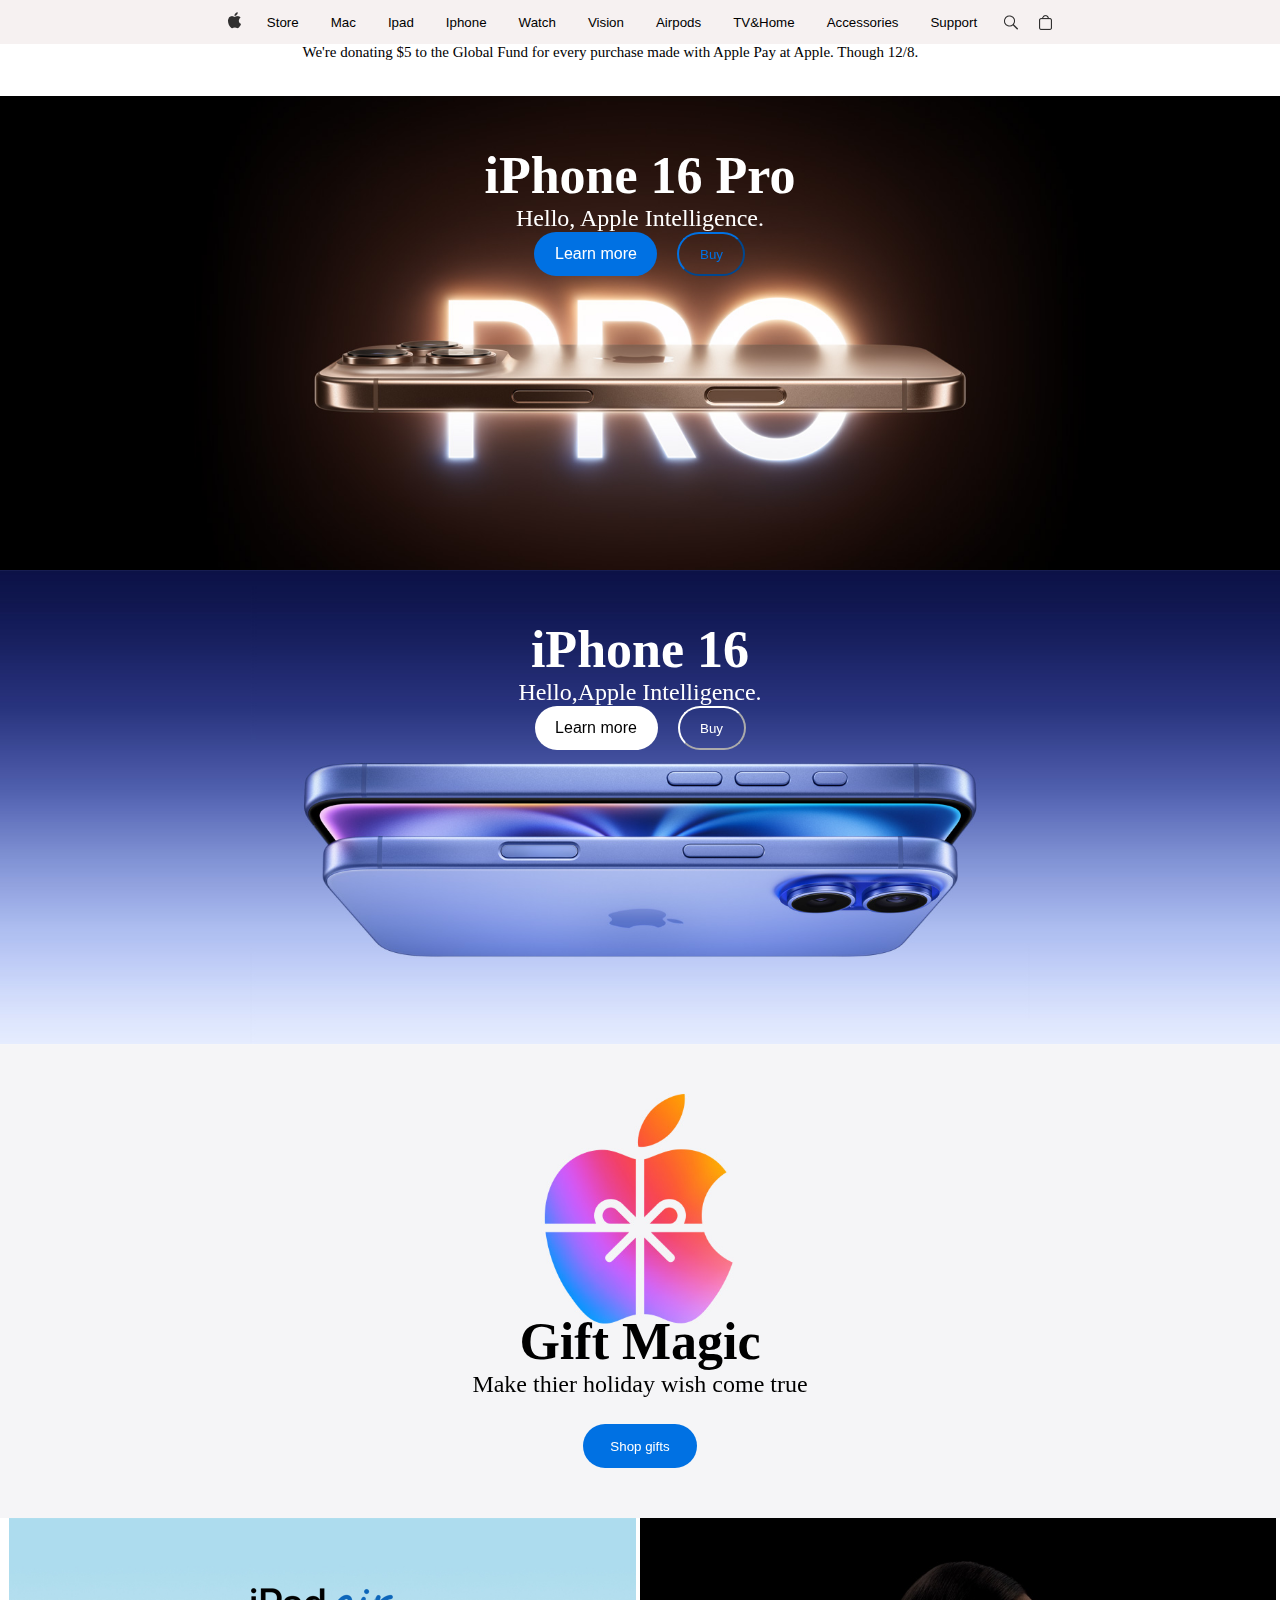
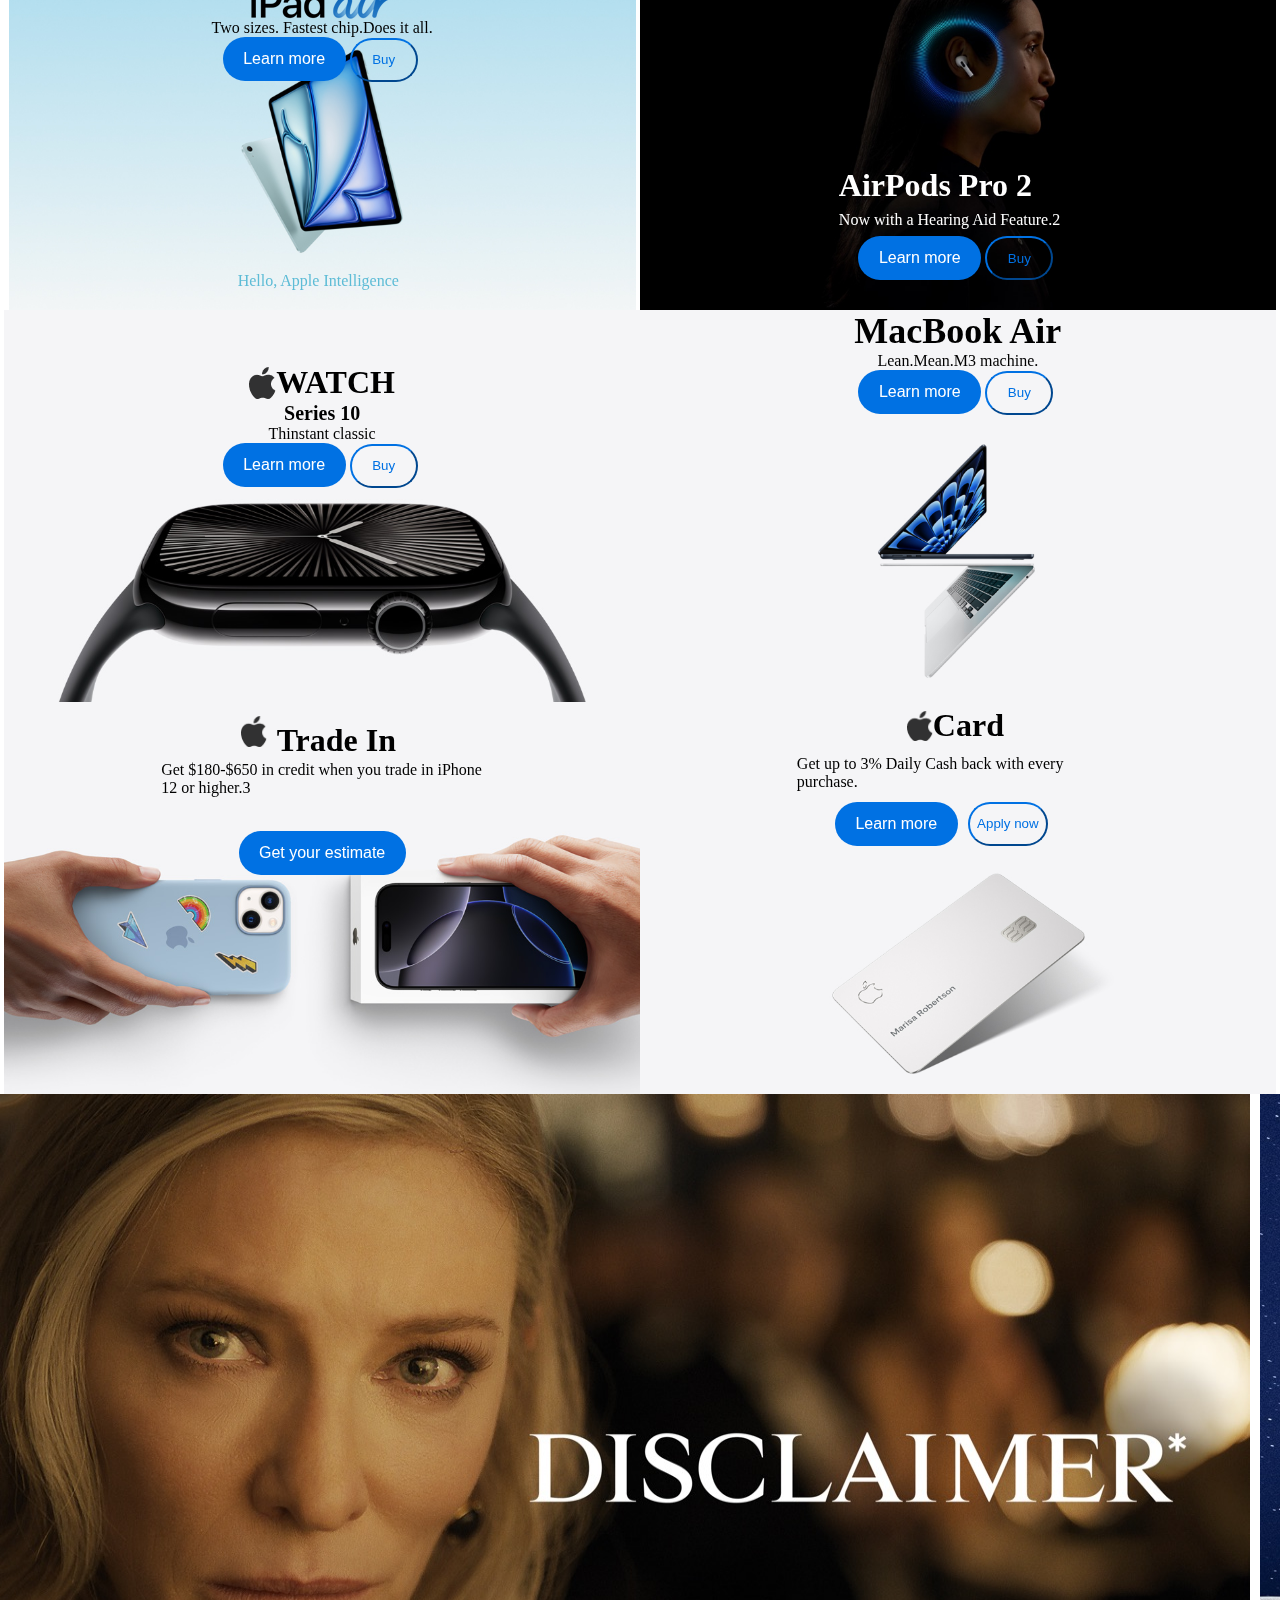
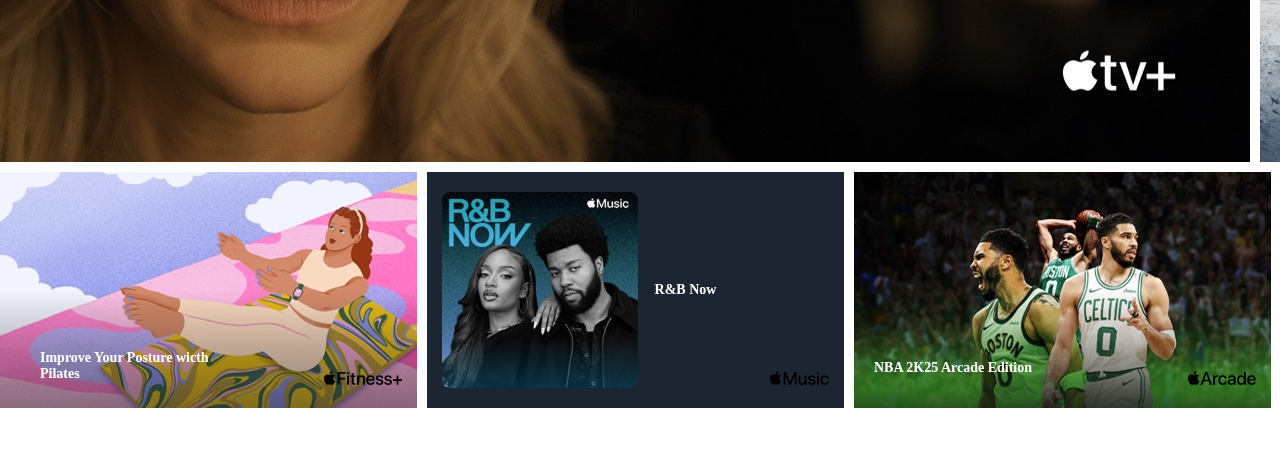
<file: index.html>
<!DOCTYPE html>
<html lang="en">
  <head>
    <meta charset="UTF-8" />
    <meta name="viewport" content="width=device-width, initial-scale=1.0" />
    <title>Apple web</title>
    <link rel="stylesheet" href="style.css" />
  </head>
  <body>
    <div class="header">
      <div><img class="appleimg" src="Apple.png" alt="Apple" /></div>
      <button class="buttonmac">Store</button>
      <button class="buttonmac">Mac</button>
      <button class="buttonmac">Ipad</button>
      <button class="buttonmac">Iphone</button>
      <button class="buttonmac">Watch</button>
      <button class="buttonmac">Vision</button>
      <button class="buttonmac">Airpods</button>
      <button class="buttonmac">TV&Home</button>
      <button class="buttonmac">Accessories</button>
      <button class="buttonmac">Support</button>
      <div style="display: flex; gap: 20px">
        <img class="appleimg" src="Search.png" alt="Search" />
        <img class="appleimg" src="Support.png" alt="Support" />
      </div>
    </div>
    <div class="Nextheader">
      <p class="Globalfund">
        We're donating $5 to the Global Fund for every purchase made with Apple
        Pay at Apple. Though 12/8.
      </p>
    </div>
    <div class="hero heroend">
      <img class="herocontrol" src="Heroimg.png" alt="hero" />
      <img
        class="herocontrol none"
        style="width: 100%"
        src="Ipho.png"
        alt="Ipho"
      />

      <div class="Frame1">
        <div style="margin-top: 50px" class="inframe1">
          <h1 class="inframe1h">iPhone 16 Pro</h1>
          <p class="inframe1p">Hello, Apple Intelligence.</p>
        </div>
        <div class="inframe2">
          <button class="buttonL">Learn more</button>
          <button class="buttonB">Buy</button>
        </div>
      </div>
    </div>

    <div class="hero">
      <img class="herocontrol" src="BlueIp.png" alt="BlueIp" />
      <div class="Frame1">
        <div style="margin-top: 50px" class="inframe1">
          <h1 class="inframe1h">iPhone 16</h1>
          <p class="inframe1p">Hello,Apple Intelligence.</p>
        </div>
        <div class="inframe2">
          <button style="color: black; background-color: white" class="buttonL">
            Learn more
          </button>
          <button style="color: white; border-color: white" class="buttonB">
            Buy
          </button>
        </div>
      </div>
    </div>
    <div style="align-items: end" class="hero">
      <img class="herocontrol" src="Gift.png" alt="Gift" />
      <div class="giftdiv">
        <div class="giftdiv2">
          <h1 class="inframe1h">Gift Magic</h1>
          <p class="inframe1p">Make thier holiday wish come true</p>
        </div>
        <div class="giftdiv3">
          <a href="Shop.html"><button class="buttonGift">Shop gifts</button></a>
        </div>
      </div>
    </div>
    <div class="hero1">
      <div class="p1s">
        <img class="sixph" src="P1.png" alt="P1" />
        <div class="p1d">
          <div style="width: 430px; height: 33px">
            <img src="iPadair.png" alt="iPadair" />
          </div>
          <p>Two sizes. Fastest chip.Does it all.</p>
          <div style="width: 199px; height: 33px">
            <button class="buttonL">Learn more</button>
            <button class="buttonB">Buy</button>
          </div>
        </div>
        <div style="width: 169px; height: 18px; margin-bottom: 20px">
          <p style="color: rgb(94, 188, 214); margin: 0">
            Hello, Apple Intelligence
          </p>
        </div>
      </div>
      <div class="p2s">
        <img class="sixph" src="P2.png" alt="P2" />
        <div class="p2d">
          <div style="width: 238px">
            <h1 style="width: 238px; height: 44px; color: white">
              AirPods Pro 2
            </h1>
            <p style="width: 370px; height: 25px; color: white">
              Now with a Hearing Aid Feature.2
            </p>
          </div>
          <div class="buttond">
            <button class="buttonL">Learn more</button>
            <button class="buttonB">Buy</button>
          </div>
        </div>
      </div>
      <div class="watchs">
        <img class="sixph" src="Watch.png" alt="Watch" />
        <div class="watchd">
          <div class="watchd1">
            <img style="width: 27px" src="Apple1.png" alt="Apple1" />
            <h1>WATCH</h1>
          </div>
          <div><h1 style="font-size: 20px">Series 10</h1></div>
          <div><p style="font: 18px">Thinstant classic</p></div>
          <div style="width: 199px; height: 40px">
            <button class="buttonL">Learn more</button>
            <button class="buttonB">Buy</button>
          </div>
        </div>
      </div>
      <div class="watchs">
        <img class="sixph" src="Mac.png" alt="Mac" />
        <div class="macd">
          <div class="macd1">
            <h1 class="macd1s">MacBook Air</h1>
            <p>Lean.Mean.M3 machine.</p>
          </div>
          <div class="buttond">
            <button class="buttonL">Learn more</button>
            <button class="buttonB">Buy</button>
          </div>
          <div></div>
        </div>
      </div>
      <div class="watchs">
        <img class="sixph" src="Trade.png" alt="Trade" />
        <div class="traded">
          <div class="traded1">
            <img style="width: 26px" src="Apple1.png" alt="Apple1" />
            <h1 class="tradeh1">Trade In</h1>
          </div>
          <div style="width: 322px; height: 50px">
            <p style="width: 322px; height: 50px">
              Get $180-$650 in credit when you trade in iPhone 12 or higher.3
            </p>
          </div>
          <div>
            <button style="margin-top: 20px; width: 167px" class="buttonL">
              Get your estimate
            </button>
          </div>
        </div>
      </div>
      <div class="watchs">
        <img class="sixph" src="card.png" alt="card" />
        <div class="cardd">
          <div class="cardd1">
            <img style="width: 26px" src="Apple1.png" alt="Apple1" />
            <h1 style="width: 76px">Card</h1>
          </div>
          <div style="width: 322px">
            <p>Get up to 3% Daily Cash back with every purchase.</p>
          </div>
          <div style="width: 246px; display: flex; gap: 10px">
            <button class="buttonL">Learn more</button>
            <button style="width: 80px" class="buttonB">Apply now</button>
          </div>
        </div>
      </div>
    </div>
    <div class="scrolls">
      <div class="scrolls1">
        <img class="imgs" src="diclaimer.jpg" alt="diclaimer" />
      </div>
      <div
        class="scrolls1"
        style="display: flex; position: relative; align-items: end"
      >
        <img class="imgs" src="flyme.png" alt="flyme" />
        <div class="flymed">
          <div class="flymed1">
            <button class="flymebutt">Stream now</button>
          </div>
          <div style="display: flex; align-items: center; gap: 10px">
            <h1 class="flymep">Comedy</h1>
            <p class="flymep">· Will they make history…or fake it?</p>
          </div>
        </div>
      </div>
      <div class="scrolls1">
        <img class="imgs" src="shrink.jpg" alt="shrink" />
      </div>
    </div>
    <div class="hero2">
      <div class="herod">
        <img class="hero2img" src="fitness.png" alt="fitness" />
        <div class="fintessd">
          <h1 class="nbadh">Improve Your Posture wicth Pilates</h1>
        </div>
      </div>
      <div class="herod justify">
        <img class="hero2img" src="RB.png" alt="RB" />
        <div class="rnbd">
          <h1 class="nbadh">R&B Now</h1>
        </div>
      </div>
      <div class="herod">
        <img class="hero2img" src="NBA.png" alt="NBA" />
        <div class="nbad">
          <h1 class="nbadh">NBA 2K25 Arcade Edition</h1>
        </div>
      </div>
      <div class="herod">
        <img class="hero2img" src="kim.png" alt="kim" />
        <div class="kimd">
          <h1 class="nbadh">Strength with Kim</h1>
        </div>
      </div>
      <div class="herod justify">
        <img class="hero2img" src="RB.png" alt="RB" />
        <div class="rnbd">
          <h1 class="nbadh">R&B Now</h1>
        </div>
      </div>
    </div>
  </body>
</html>
</file>
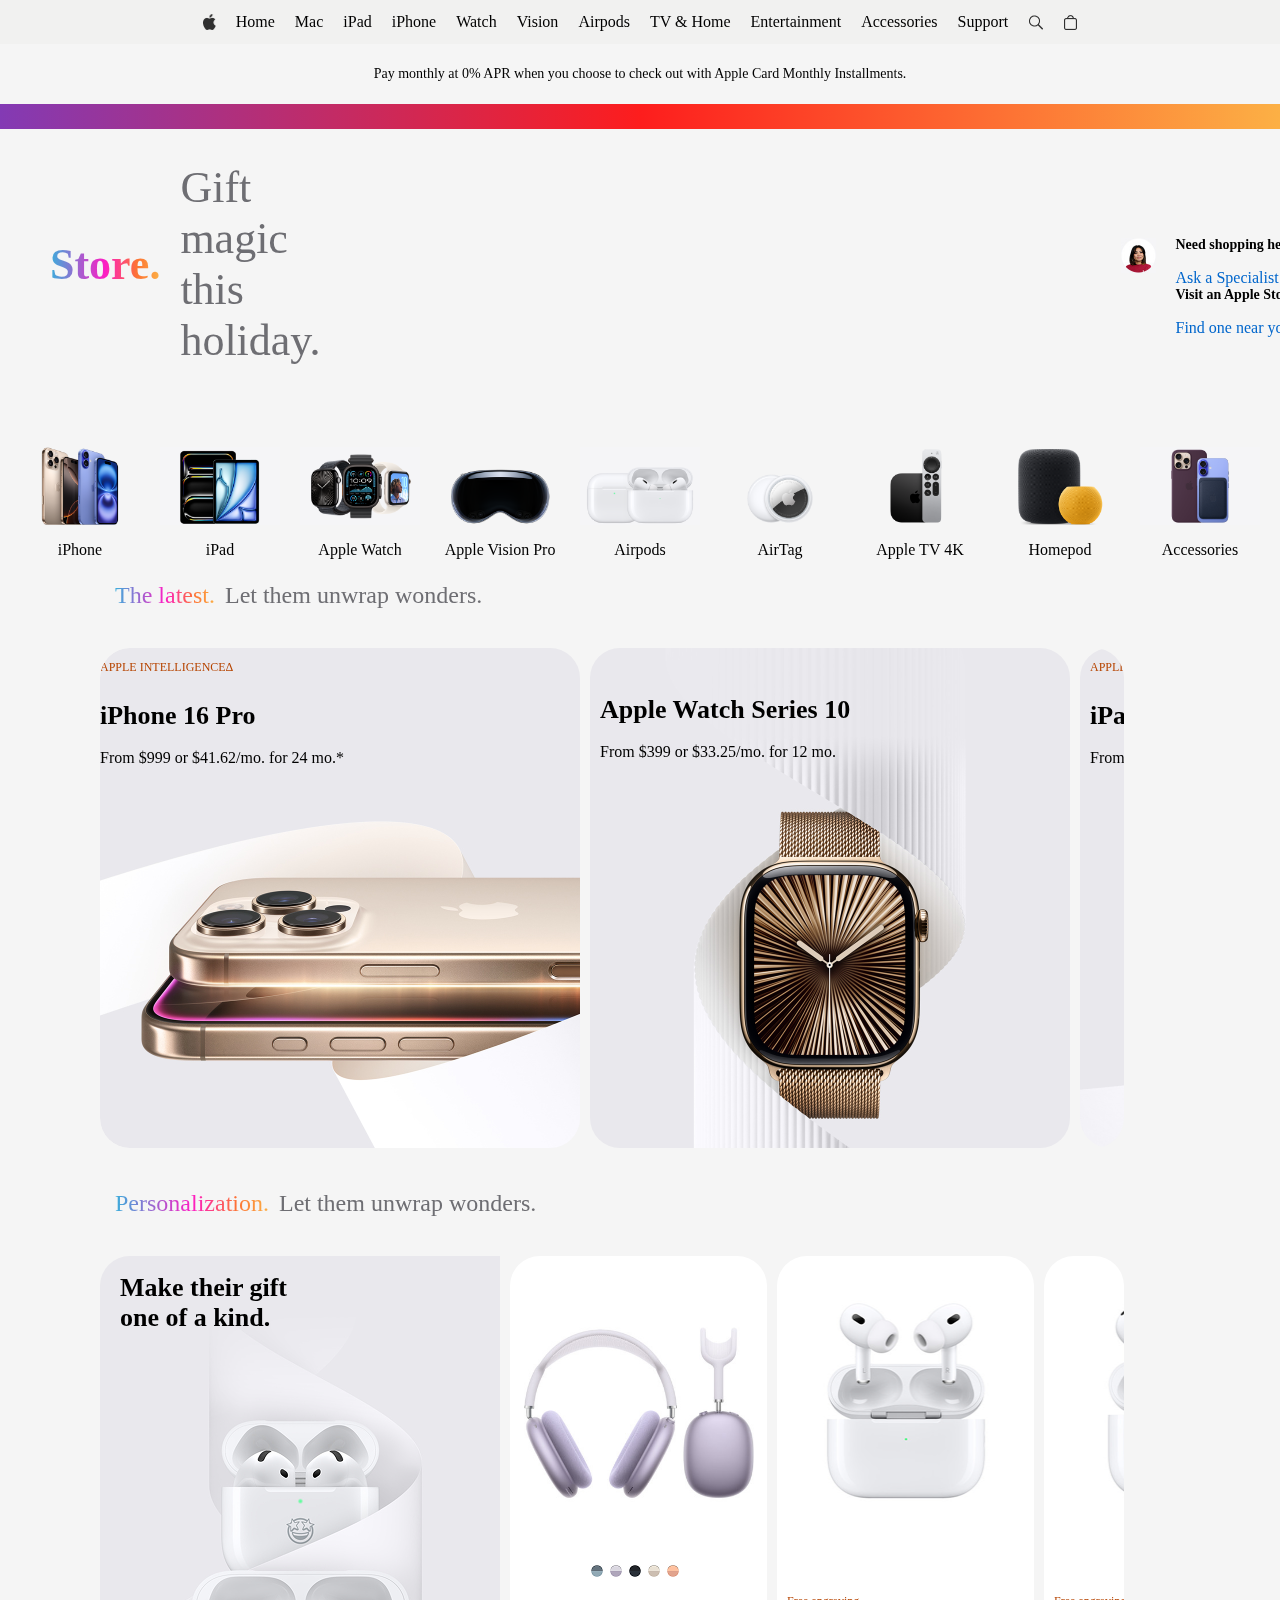
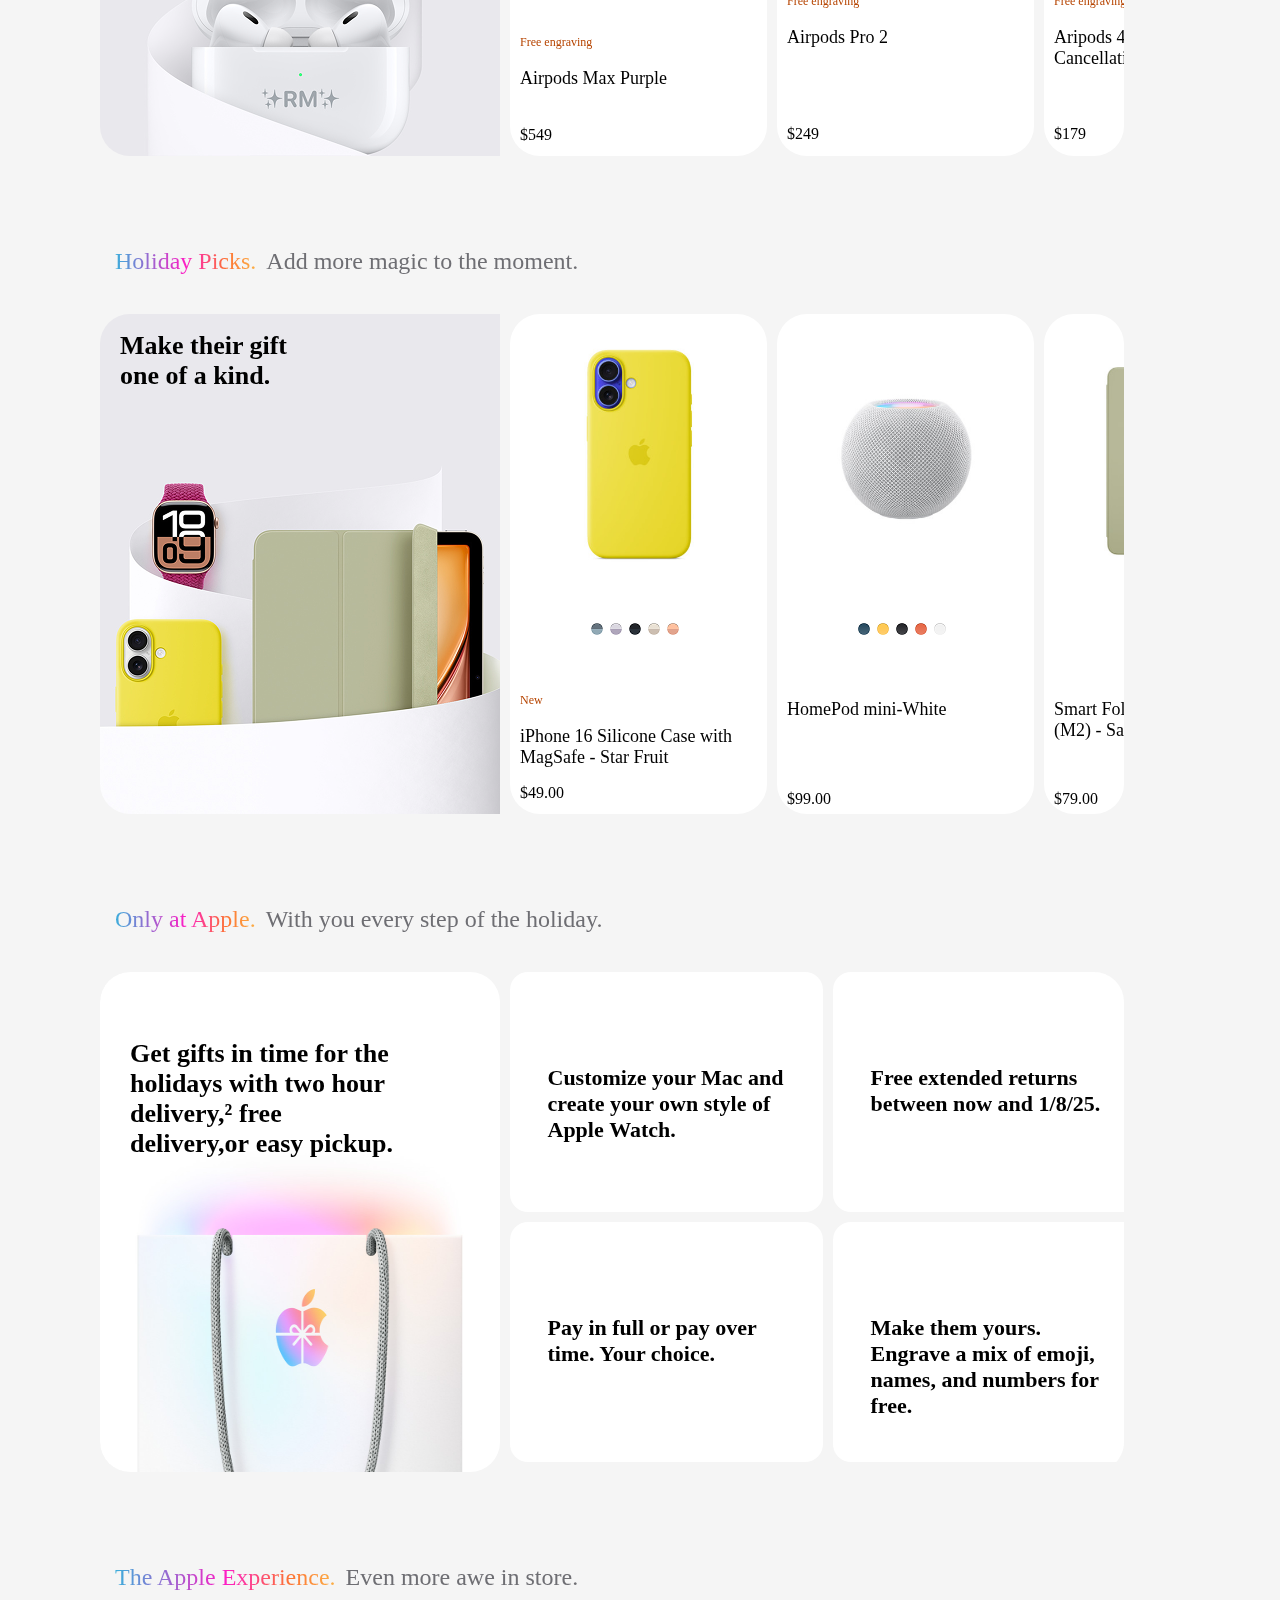
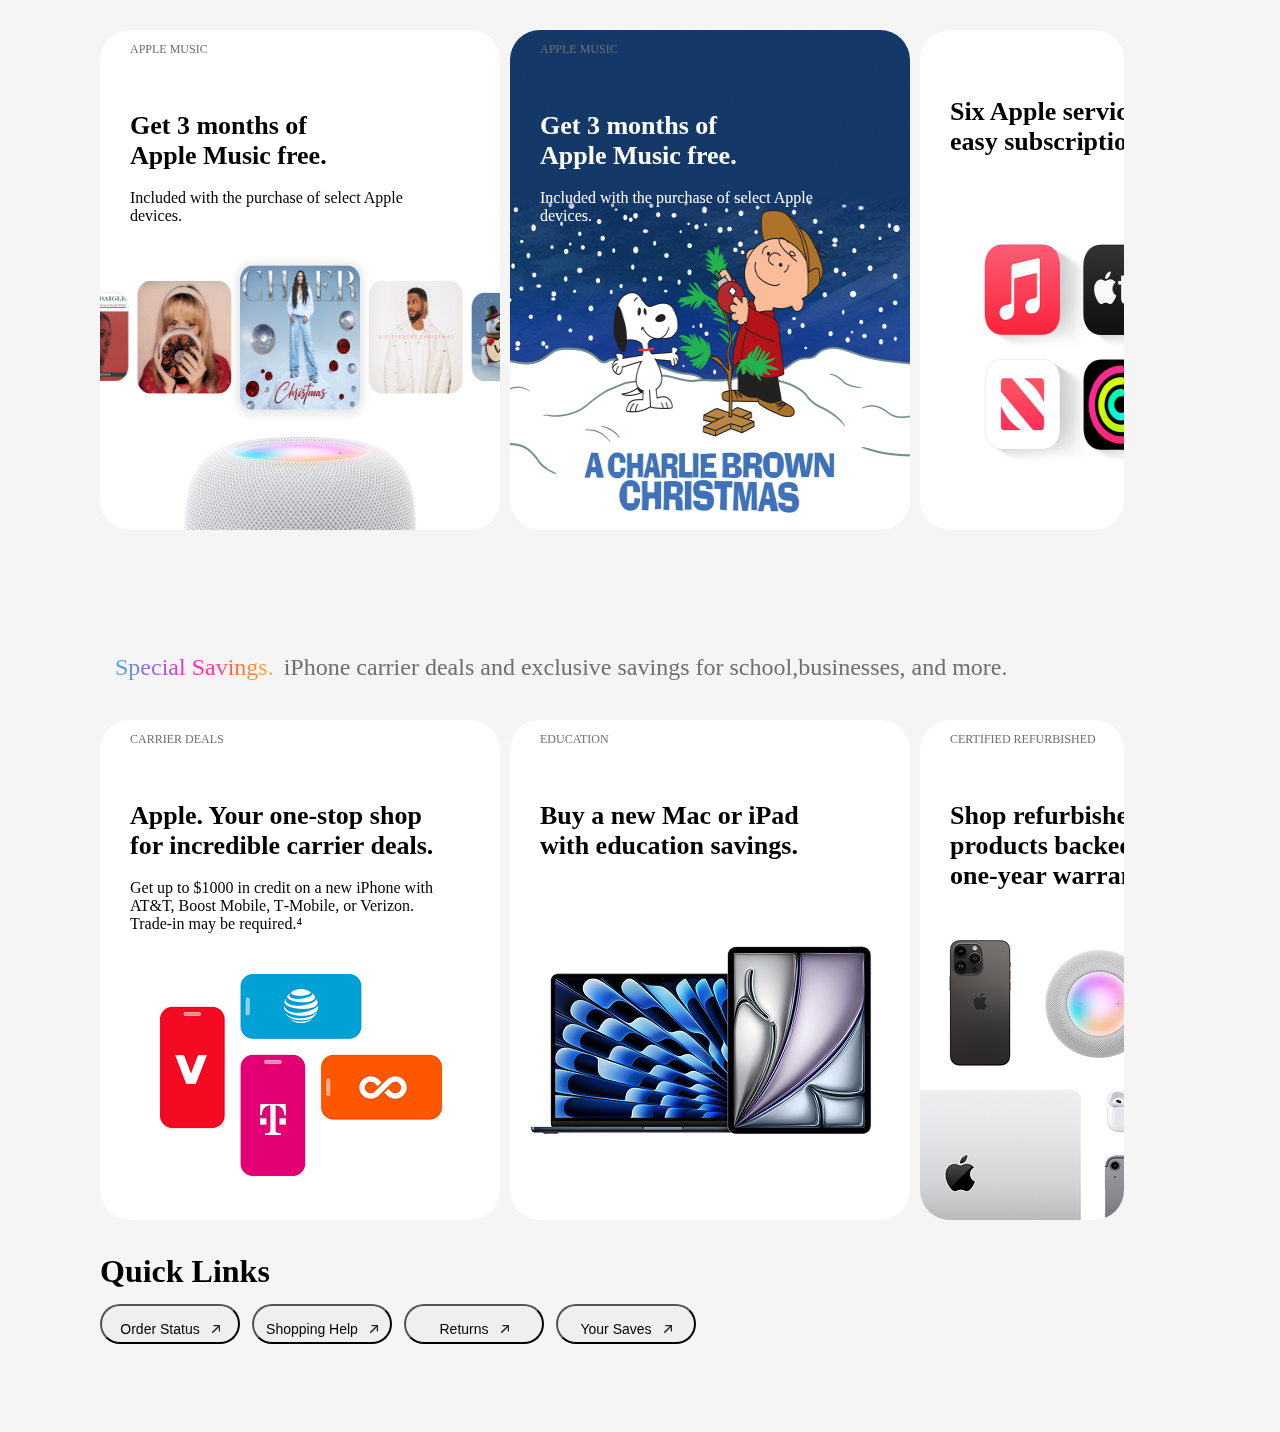
<file: Shop.html>
<!DOCTYPE html>
<html lang="en">
  <head>
    <meta charset="UTF-8" />
    <meta name="viewport" content="width=device-width, initial-scale=1.0" />
    <title>Document</title>
    <link rel="stylesheet" href="1style.css" />
  </head>
  <body>
    <div class="header">
      <img style="width: 13px; height: 16px" src="Apple1.png" alt="Apple1" />
      <p>Home</p>
      <p>Mac</p>
      <p>iPad</p>
      <p>iPhone</p>
      <p>Watch</p>
      <p>Vision</p>
      <p>Airpods</p>
      <p>TV & Home</p>
      <p>Entertainment</p>
      <p>Accessories</p>
      <p>Support</p>
      <img src="Search.png" alt="Search" />
      <img src="Support.png" alt="Support" />
    </div>
    <div class="section">
      <p style="font-size: 14px">
        Pay monthly at 0% APR when you choose to check out with Apple Card
        Monthly Installments.
      </p>
    </div>
    <div class="hero">
      <div style="height: 75px">
        <div class="herod21"></div>
      </div>
      <div class="herod2" style="margin-top: 100px; gap: 800px">
        <div class="herod22">
          <h1 class="herod2h">Store.</h1>
          <p style="font-size: 44px; color: rgba(110, 110, 115, 1)">
            Gift magic this holiday.
          </p>
        </div>
        <div class="herod23">
          <img style="width: 35px; height: 35px" src="w.jpg" alt="w" />
          <div style="width: 175px; height: 100px; margin-top: -10px">
            <div class="herod24">
              <h1 style="font-size: 14px">Need shopping help?</h1>
              <p class="herod2c">Ask a Specialist</p>
            </div>
            <div class="herod24">
              <h1 style="font-size: 14px">Visit an Apple Store</h1>
              <p class="herod2c">Find one near you ></p>
            </div>
          </div>
        </div>
      </div>
      <div class="hero3d">
        <div class="hero3d1">
          <img style="width: 120px; height: 78px" src="1.png" alt="1" />
          <p>Mac</p>
        </div>
        <div class="hero3d1">
          <img style="width: 120px; height: 78px" src="2.png" alt="2" />
          <p>iPhone</p>
        </div>
        <div class="hero3d1">
          <img style="width: 120px; height: 78px" src="3.png" alt="3" />
          <p>iPad</p>
        </div>
        <div class="hero3d1">
          <img style="width: 120px; height: 78px" src="4.png" alt="4" />
          <p>Apple Watch</p>
        </div>
        <div class="hero3d1">
          <img style="width: 120px; height: 78px" src="5.png" alt="5" />
          <p>Apple Vision Pro</p>
        </div>
        <div class="hero3d1">
          <img style="width: 120px; height: 78px" src="6.png" alt="6" />
          <p>Airpods</p>
        </div>
        <div class="hero3d1">
          <img style="width: 120px; height: 78px" src="7.png" alt="7" />
          <p>AirTag</p>
        </div>
        <div class="hero3d1">
          <img style="width: 120px; height: 78px" src="8.png" alt="8" />
          <p>Apple TV 4K</p>
        </div>
        <div class="hero3d1">
          <img style="width: 120px; height: 78px" src="9.png" alt="9" />
          <p>Homepod</p>
        </div>
        <div class="hero3d1">
          <img style="width: 120px; height: 78px" src="10.png" alt="10" />
          <p>Accessories</p>
        </div>
        <div class="hero3d1">
          <img style="width: 120px; height: 78px" src="11.png" alt="11" />
          <p>Apple Gift Card</p>
        </div>
      </div>
    </div>
    <div class="hero2">
      <div class="hero2d" style="margin-left: 100px">
        <p class="hero2dp">The latest.</p>
        <p style="font-size: 24px; color: rgba(110, 110, 115, 1)">
          Let them unwrap wonders.
        </p>
      </div>
      <div class="hero-scroll">
        <div class="scroll-d">
          <img class="scroll-img" src="iphone16pro.jpg" alt="iphone16pro" />
          <div style="width: 322px; height: 88px">
            <div style="width: 207px; height: 24px">
              <p style="font-size: 12px; color: rgba(182, 68, 0, 1)">
                APPLE INTELLIGENCE∆
              </p>
            </div>
            <div style="width: 322px; height: 64px">
              <h1 style="font-size: 26px">iPhone 16 Pro</h1>
              <p>From $999 or $41.62/mo. for 24 mo.*</p>
            </div>
          </div>
        </div>
        <div class="scroll-d">
          <img class="scroll-img" src="Apple-watch10.jpg" alt="Apple-watch10" />
          <div
            style="
              width: 322px;
              height: 88px;
              margin-left: 10px;
              margin-top: 30px;
            "
          >
            <div style="width: 322px; height: 64px">
              <h1 style="font-size: 26px">Apple Watch Series 10</h1>
              <p>From $399 or $33.25/mo. for 12 mo.</p>
            </div>
          </div>
        </div>
        <div class="scroll-d">
          <img class="scroll-img" src="iPad mini.jpg" alt="ipadmini" />
          <div style="width: 322px; height: 88px; margin-left: 10px">
            <div style="width: 207px; height: 24px">
              <p style="font-size: 12px; color: rgba(182, 68, 0, 1)">
                APPLE INTELLIGENCE∆
              </p>
            </div>
            <div style="width: 322px; height: 64px">
              <h1 style="font-size: 26px">iPad Mini</h1>
              <p>From $499 or $41.58/mo. for 12 mo.</p>
            </div>
          </div>
        </div>
        <div class="scroll-d">
          <img class="scroll-img" src="Macpro.jpg" alt="Macpro" />
          <div style="width: 322px; height: 88px; margin-left: 10px">
            <div style="width: 207px; height: 24px">
              <p style="font-size: 12px; color: rgba(182, 68, 0, 1)">
                APPLE INTELLIGENCE∆
              </p>
            </div>
            <div style="width: 322px; height: 64px">
              <h1 style="font-size: 26px">Macbook Pro</h1>
              <p>From $1599 or $133.25/mo. for 24 mo.*</p>
            </div>
          </div>
        </div>
      </div>
    </div>
    <div class="hero2">
      <div class="hero2d" style="margin-left: 100px; margin-top: 50px">
        <p class="hero2dp">Personalization.</p>
        <p style="font-size: 24px; color: rgba(110, 110, 115, 1)">
          Let them unwrap wonders.
        </p>
      </div>
      <div class="hero-scroll">
        <div class="hero3-scrolld">
          <img
            style="width: 400px; height: 500px; position: absolute; z-index: -1"
            src="airpod.png"
            alt="airpod"
          />

          <div style="width: 197px; height: 66px; margin-left: 20px">
            <h1 style="font-size: 26px">Make their gift one of a kind.</h1>
          </div>
        </div>
        <div class="hero3-scrolld1">
          <img
            style="width: 230px; height: 230px; margin-top: 30px"
            src="airpodmax.jpg"
            alt="airpodmax"
          />
          <img style="width: 253px; height: 58px" src="dots.png" alt="dots" />
          <div style="width: 257px; height: 109px">
            <div style="width: 257px; height: 61px; margin-left: 10px">
              <p
                style="
                  font-weight: 700px;
                  font-size: 12px;
                  color: rgba(182, 68, 0, 1);
                "
              >
                Free engraving
              </p>
              <p style="font-weight: 700px; font-size: 18px">
                Airpods Max Purple
              </p>
            </div>
            <div class="giftdiv">$549</div>
          </div>
        </div>
        <div class="hero3-scrolld1">
          <img
            style="width: 230px; height: 230px; margin-top: 30px"
            src="airpod2pro.png"
            alt="airpod2pro"
          />
          <div style="width: 257px; height: 109px">
            <div style="width: 257px; height: 61px; margin-left: 10px">
              <p
                style="
                  font-weight: 700px;
                  font-size: 12px;
                  color: rgba(182, 68, 0, 1);
                "
              >
                Free engraving
              </p>
              <p style="font-weight: 700px; font-size: 18px">Airpods Pro 2</p>
            </div>
            <div class="casediv">$249</div>
          </div>
        </div>
        <div class="hero3-scrolld1">
          <img
            style="width: 230px; height: 230px; margin-top: 30px"
            src="airpod4.png"
            alt="airpod4"
          />
          <div style="width: 257px; height: 109px">
            <div style="width: 257px; height: 61px; margin-left: 10px">
              <p
                style="
                  font-weight: 700px;
                  font-size: 12px;
                  color: rgba(182, 68, 0, 1);
                "
              >
                Free engraving
              </p>
              <p style="font-weight: 700px; font-size: 18px">
                Aripods 4 with Active Noise Cancellation
              </p>
            </div>
            <div class="casediv">$179</div>
          </div>
        </div>
        <div class="hero3-scrolld1">
          <img
            style="width: 230px; height: 230px; margin-top: 30px"
            src="pen.png"
            alt="pen"
          />
          <div style="width: 257px; height: 109px">
            <div style="width: 257px; height: 61px; margin-left: 10px">
              <p
                style="
                  font-weight: 700px;
                  font-size: 12px;
                  color: rgba(182, 68, 0, 1);
                "
              >
                New
              </p>
              <p style="font-weight: 700px; font-size: 18px">
                Apple Pencil Pro
              </p>
            </div>
            <div class="casediv">$549</div>
          </div>
        </div>
        <div class="hero3-scrolld">
          <img
            style="width: 400px; height: 500px; position: absolute; z-index: -1"
            src="airpod.png"
            alt="airpod"
          />
          <div style="width: 197px; height: 66px; margin-left: 20px">
            <h1 style="font-size: 26px">Make their gift one of a kind.</h1>
          </div>
        </div>
      </div>
    </div>
    <div class="hero2" style="margin-top: 100px">
      <div class="hero2d" style="margin-left: 100px; margin-top: 50px">
        <p class="hero2dp">Holiday Picks.</p>
        <p style="font-size: 24px; color: rgba(110, 110, 115, 1)">
          Add more magic to the moment.
        </p>
      </div>
      <div class="hero-scroll">
        <div class="hero3-scrolld">
          <img
            style="width: 400px; height: 500px; position: absolute; z-index: -1"
            src="fav.png"
            alt="fav"
          />
          <div style="width: 197px; height: 66px; margin-left: 20px">
            <h1 style="font-size: 26px">Make their gift one of a kind.</h1>
          </div>
        </div>
        <div class="hero3-scrolld1">
          <img class="heroimg" src="iphone16case.jpg" alt="iphone16case" />
          <img style="width: 253px; height: 58px" src="dots.png" alt="dots" />
          <div style="width: 257px; height: 109px">
            <div style="width: 257px; height: 61px; margin-left: 10px">
              <p
                style="
                  font-weight: 700px;
                  font-size: 12px;
                  color: rgba(182, 68, 0, 1);
                "
              >
                New
              </p>
              <p style="font-weight: 700px; font-size: 18px">
                iPhone 16 Silicone Case with MagSafe - Star Fruit
              </p>
            </div>
            <div class="giftdiv">$49.00</div>
          </div>
        </div>
        <div class="hero3-scrolld1">
          <img class="heroimg" src="homepod.jpg" alt="homepod" />
          <img style="width: 253px; height: 58px" src="dot1.png" alt="dot1" />
          <div style="width: 257px; height: 109px">
            <div style="width: 257px; height: 61px; margin-left: 10px">
              <p style="font-weight: 700px; font-size: 18px">
                HomePod mini-White
              </p>
            </div>
            <div class="giftdiv">$99.00</div>
          </div>
        </div>
        <div class="hero3-scrolld1">
          <img class="heroimg" src="case.jpg" alt="case" />
          <img
            style="width: 253px; height: 58px"
            src="dot3.png"
            alt="dot3
          "
          />
          <div style="width: 257px; height: 109px">
            <div style="width: 257px; height: 61px; margin-left: 10px">
              <p style="font-weight: 700px; font-size: 18px">
                Smart Folio for iPad Air 11 - inch (M2) - Sage
              </p>
            </div>
            <div class="giftdiv">$79.00</div>
          </div>
        </div>
        <div class="hero3-scrolld1">
          <img class="heroimg" src="beatssolo4.jpg" alt="beats" />
          <img style="width: 253px; height: 58px" src="dot2.png" alt="dot2" />
          <div style="width: 257px; height: 109px">
            <div style="width: 257px; height: 61px; margin-left: 10px">
              <p
                style="
                  font-weight: 700px;
                  font-size: 12px;
                  color: rgba(182, 68, 0, 1);
                "
              >
                New
              </p>
              <p style="font-weight: 700px; font-size: 18px">
                Beats Solo 4 - On-Ear Wireless Headphones - Slate Blue
              </p>
            </div>
            <div class="giftdiv">$79.00</div>
          </div>
        </div>
        <div class="hero3-scrolld">
          <img
            style="width: 400px; height: 500px; position: absolute; z-index: -1"
            src="fav.png"
            alt="fav"
          />
          <div style="width: 197px; height: 66px; margin-left: 20px">
            <h1 style="font-size: 26px">Make their gift one of a kind.</h1>
          </div>
        </div>
      </div>
    </div>
    <div class="hero2" style="margin-top: 100px">
      <div
        class="hero2d"
        style="margin-left: 100px; margin-top: 50px; width: 597px"
      >
        <p class="hero2dp">Only at Apple.</p>
        <p style="font-size: 24px; color: rgba(110, 110, 115, 1)">
          With you every step of the holiday.
        </p>
      </div>
      <div class="hero-scroll">
        <div class="hero3-scrolld">
          <img class="scroll-img1" src="bag.jpg" alt="bag" />
          <div class="lastdiv">
            <h1 style="font-weight: 700; font-size: 26px">
              Get gifts in time for the holidays with two hour delivery,² free
              delivery,or easy pickup.
            </h1>
          </div>
        </div>
        <div class="hero3-scrolld1" style="background-color: whitesmoke">
          <div
            class="scrolldd"
            style="align-items: center; justify-content: center"
          >
            <div style="width: 238px; height: 84px">
              <h1 style="font-size: 22px">
                Customize your Mac and create your own style of Apple Watch.
              </h1>
            </div>
          </div>
          <div
            class="scrolldd"
            style="align-items: center; justify-content: center"
          >
            <div style="width: 238px; height: 84px">
              <h1 style="font-size: 22px">
                Pay in full or pay over time. Your choice.
              </h1>
            </div>
          </div>
        </div>
        <div class="hero3-scrolld1" style="background: whitesmoke">
          <div
            class="scrolldd"
            style="align-items: center; justify-content: center"
          >
            <div style="width: 238px; height: 84px">
              <h1 style="font-size: 22px">
                Free extended returns between now and 1/8/25.
              </h1>
            </div>
          </div>
          <div
            class="scrolldd"
            style="align-items: center; justify-content: center"
          >
            <div style="width: 238px; height: 84px">
              <h1 style="font-size: 22px">
                Make them yours. Engrave a mix of emoji, names, and numbers for
                free.
              </h1>
            </div>
          </div>
        </div>
        <div class="hero3-scrolld" style="flex-direction: column">
          <img class="scroll-img1" src="store.png" alt="store" />
          <div style="width: 131px; height: 14px; margin-left: 30px">
            <p style="font-size: 12px; color: rgba(110, 110, 115, 1)">
              APPLE TRADE IN
            </p>
          </div>
          <div class="lastdiv">
            <h1 style="font-weight: 700; font-size: 26px">
              Get gifts in time for the holidays with two hour delivery,² free
              delivery,or easy pickup.
            </h1>
          </div>
        </div>
        <div class="hero3-scrolld" style="flex-direction: column">
          <img class="scroll-img1" src="redw.jpg" alt="redw" />
          <div style="width: 131px; height: 14px; margin-left: 30px">
            <p style="font-size: 12px; color: rgba(110, 110, 115, 1)">
              APPLE SPECIAL
            </p>
          </div>
          <div class="lastdiv">
            <h1 style="font-weight: 700; font-size: 26px">
              Find gifts with an Apple Specialist in a store or online.
            </h1>
          </div>
        </div>
      </div>
    </div>
    <div class="hero2" style="margin-top: 100px">
      <div
        class="hero2d"
        style="margin-left: 100px; margin-top: 50px; width: 597px"
      >
        <p class="hero2dp">The Apple Experience.</p>
        <p style="font-size: 24px; color: rgba(110, 110, 115, 1)">
          Even more awe in store.
        </p>
      </div>
      <div class="hero-scroll">
        <div class="hero3-scrolld" style="flex-direction: column">
          <img class="scroll-img1" src="freemusic.jpg" alt="freemusic" />
          <div style="width: 131px; height: 14px; margin-left: 30px">
            <p style="font-size: 12px; color: rgba(110, 110, 115, 1)">
              APPLE MUSIC
            </p>
          </div>
          <div class="lastdiv">
            <h1 style="font-weight: 700; font-size: 26px">
              Get 3 months of Apple Music free.
            </h1>
            <p>Included with the purchase of select Apple devices.</p>
          </div>
        </div>
        <div class="hero3-scrolld" style="flex-direction: column">
          <img class="scroll-img1" src="charliebrown.png" alt="charliebrown" />
          <div style="width: 131px; height: 14px; margin-left: 30px">
            <p style="font-size: 12px; color: rgba(110, 110, 115, 1)">
              APPLE MUSIC
            </p>
          </div>
          <div class="lastdiv" style="color: white">
            <h1 style="font-weight: 700; font-size: 26px">
              Get 3 months of Apple Music free.
            </h1>
            <p>Included with the purchase of select Apple devices.</p>
          </div>
        </div>
        <div class="hero3-scrolld" style="flex-direction: column">
          <img class="scroll-img1" src="sixapple.jpg" alt="sixapple" />

          <div class="lastdiv">
            <h1 style="font-weight: 700; font-size: 26px">
              Six Apple services. One easy subscription.
            </h1>
          </div>
        </div>
        <div class="hero3-scrolld" style="flex-direction: column">
          <img class="scroll-img1" src="newfeatures.jpg" alt="newfeatures" />
          <div style="width: 131px; height: 14px; margin-left: 30px">
            <p style="font-size: 12px; color: rgba(110, 110, 115, 1)">
              APPLE INTELLIGENCE
            </p>
          </div>
          <div class="lastdiv">
            <h1 style="font-weight: 700; font-size: 26px">
              New features for writing, focus,communication, and more.
            </h1>
          </div>
        </div>
        <div class="hero3-scrolld" style="flex-direction: column">
          <img class="scroll-img1" src="freemusic.jpg" alt="freemusic" />
          <div style="width: 131px; height: 14px; margin-left: 30px">
            <p style="font-size: 12px; color: rgba(110, 110, 115, 1)">
              APPLE MUSIC
            </p>
          </div>
          <div class="lastdiv">
            <h1 style="font-weight: 700; font-size: 26px">
              Get 3 months of Apple Music free.
            </h1>
            <p>Included with the purchase of select Apple devices.</p>
          </div>
        </div>
      </div>
    </div>
    <div class="hero2" style="margin-top: 100px">
      <div
        class="hero2d"
        style="
          margin-left: 100px;
          margin-top: 50px;
          width: 1000px;
          height: 66px;
        "
      >
        <p class="hero2dp">Special Savings.</p>
        <p style="font-size: 24px; color: rgba(110, 110, 115, 1)">
          iPhone carrier deals and exclusive savings for school,businesses, and
          more.
        </p>
      </div>
      <div class="hero-scroll">
        <div class="hero3-scrolld" style="flex-direction: column">
          <img class="scroll-img1" src="deals.png" alt="deals" />
          <div style="width: 131px; height: 14px; margin-left: 30px">
            <p style="font-size: 12px; color: rgba(110, 110, 115, 1)">
              CARRIER DEALS
            </p>
          </div>
          <div class="lastdiv">
            <h1 style="font-weight: 700; font-size: 26px">
              Apple. Your one‑stop shop for incredible carrier deals.
            </h1>
            <p>
              Get up to $1000 in credit on a new iPhone with AT&T, Boost Mobile,
              T‑Mobile, or Verizon. Trade‑in may be required.⁴
            </p>
          </div>
        </div>
        <div class="hero3-scrolld" style="flex-direction: column">
          <img class="scroll-img1" src="buy.png" alt="buy" />
          <div style="width: 131px; height: 14px; margin-left: 30px">
            <p style="font-size: 12px; color: rgba(110, 110, 115, 1)">
              EDUCATION
            </p>
          </div>
          <div class="lastdiv" style="color: white">
            <h1 style="font-weight: 700; font-size: 26px; color: black">
              Buy a new Mac or iPad with education savings.
            </h1>
          </div>
        </div>
        <div class="hero3-scrolld" style="flex-direction: column">
          <img class="scroll-img1" src="oneyear.png" alt="oneyear" />
          <div style="width: 148px; height: 14px; margin-left: 30px">
            <p style="font-size: 12px; color: rgba(110, 110, 115, 1)">
              CERTIFIED REFURBISHED
            </p>
          </div>
          <div class="lastdiv">
            <h1 style="font-weight: 700; font-size: 26px">
              Shop refurbished Apple products backed by a one‑year warranty.
            </h1>
          </div>
        </div>
        <div class="hero3-scrolld" style="flex-direction: column">
          <img class="scroll-img1" src="work.png" alt="work" />
          <div style="width: 131px; height: 14px; margin-left: 30px">
            <p style="font-size: 16px; color: rgba(110, 110, 115, 1)">
              Business
            </p>
          </div>
          <div class="lastdiv">
            <h1 style="font-weight: 700; font-size: 26px; color: white">
              From enterprise to small business, we’ll work with you.
            </h1>
          </div>
        </div>
        <div class="hero3-scrolld" style="flex-direction: column">
          <img class="scroll-img1" src="special.jpg" alt="special" />
          <div style="width: 131px; height: 14px; margin-left: 30px">
            <p style="font-size: 12px; color: rgba(110, 110, 115, 1)">
              GOVERMENT
            </p>
          </div>
          <div class="lastdiv">
            <h1 style="font-weight: 700; font-size: 26px">
              Special pricing is available for state, local, and federal
              agencies.
            </h1>
          </div>
        </div>
      </div>
    </div>
    <div class="section2">
      <div style="width: 1640px; height: 32px">
        <h1 style="height: 26px">Quick Links</h1>
      </div>
      <div
        style="
          width: 1640px;
          height: 40px;
          display: flex;
          gap: 12px;
          display: flex;
        "
      >
        <button class="last4bu">
          <p style="font-size: 14px">Order Status</p>
          <img style="width: 8px; height: 8px" src="Vector.png" alt="Vector" />
        </button>
        <button class="last4bu">
          <p style="font-size: 14px">Shopping Help</p>
          <img style="width: 8px; height: 8px" src="Vector.png" alt="Vector" />
        </button>
        <button class="last4bu">
          <p style="font-size: 14px">Returns</p>
          <img style="width: 8px; height: 8px" src="Vector.png" alt="Vector" />
        </button>
        <button class="last4bu">
          <p style="font-size: 14px">Your Saves</p>
          <img style="width: 8px; height: 8px" src="Vector.png" alt="Vector" />
        </button>
      </div>
    </div>
  </body>
</html>
</file>
<file: style.css>
* {
  margin: 0;
}

.header {
  width: 100%;
  height: 44px;
  background-color: rgb(246, 241, 241);
  display: flex;
  align-items: center;
  justify-content: center;
  gap: 20px;
}
.appleimg {
  margin: 0px;
  cursor: pointer;
}
.buttonmac {
  cursor: pointer;
  background: transparent;
  border: none;
}
.Nextheader {
  display: flex;
  justify-content: center;
  width: 100%;
  height: 52px;
  display: flex;
  justify-content: center;
  background-color: white;
}
.Globalfund {
  width: 675px;
  height: 20px;
  font-size: 15px;
}
.hero {
  position: relative;
  width: 100%;
  aspect-ratio: 2.7;
  display: flex;
  justify-content: center;
  align-items: start;
}
.herocontrol {
  position: absolute;
  height: 100%;
  z-index: -1;
}
.frame1 {
  display: flex;
  flex-direction: column;
  background-color: wheat;
  width: 600px;
  justify-content: center;
}
.inframe1 {
  display: flex;
  align-items: center;
  flex-direction: column;
  color: white;
}
.inframe2 {
  display: flex;
  justify-content: center;
  align-items: end;
  gap: 20px;
}
.buttonL {
  background-color: rgba(0, 113, 227, 1);
  border-radius: 50px;
  color: white;
  width: 123px;
  height: 44px;
  font-size: 16px;
  cursor: pointer;
  border: none;
}
.buttonB {
  width: 68px;
  height: 44px;
  border-radius: 50px;
  border-color: rgba(0, 113, 227, 1);
  color: rgba(0, 113, 227, 1);
  background: transparent;
  cursor: pointer;
}
.giftdiv {
  display: flex;
  justify-content: center;
  width: 405px;
  height: 164px;
  color: white;
  margin-bottom: 50px;
  flex-direction: column;
}
.giftdiv2 {
  display: flex;
  justify-content: center;
  color: black;
  align-items: center;
  height: 104px;
  width: 405px;
  flex-direction: column;
}
.giftdiv3 {
  display: flex;
  justify-content: center;
  width: 405px;
  height: 64px;

  align-items: end;
}
.buttonGift {
  width: 114px;
  height: 44px;
  border-radius: 50px;
  background-color: rgba(0, 113, 227, 1);
  color: white;
  border: none;
  cursor: pointer;
}
.sixph {
  position: absolute;
  height: 100%;
  z-index: -1;
}
.hero1 {
  width: 100vw;
  display: flex;
  justify-content: space-evenly;
  flex-wrap: wrap;
}
.p1s {
  width: 49%;
  display: flex;
  flex-direction: column;
  aspect-ratio: 1.6;
  justify-content: space-between;

  align-items: center;
  position: relative;
  overflow: hidden;
}
.p1d {
  width: 430px;
  height: 120px;
  margin-top: 50px;
  display: flex;
  justify-content: center;
  align-items: center;
  flex-direction: column;
  flex-wrap: wrap;
}
.p2s {
  width: 49%;
  display: flex;
  aspect-ratio: 1.6;
  justify-content: center;
  position: relative;
  align-items: end;
  margin: 0;
}
.p2d {
  width: 380px;
  display: flex;
  justify-content: center;
  flex-direction: column;
  align-items: center;
  margin-bottom: 30px;
}
.watchs {
  width: 49%;
  display: flex;
  aspect-ratio: 1.6;
  justify-content: center;
  position: relative;
}
.watchd {
  width: 322px;
  height: 146px;

  display: flex;
  justify-content: center;
  align-items: center;
  flex-direction: column;
  margin-top: 40px;
}
.watchd1 {
  width: 152px;
  height: 39px;
  display: flex;
  align-items: center;
  justify-content: center;
}

.macd {
  width: 370px;
  justify-content: start;
  display: flex;

  flex-direction: column;
  align-items: center;
}
.macd1 {
  width: 370px;
  display: flex;
  flex-direction: column;
  align-items: center;
}
.traded {
  width: 322px;
  height: 146px;

  display: flex;
  justify-content: center;
  flex-wrap: wrap;
  margin: 0;
}
.traded1 {
  width: 322px;
  display: flex;
  align-items: center;
  justify-content: center;

  gap: 10px;
}
.tradeh1 {
  width: 127px;
  height: 39px;
  align-items: center;
  margin-top: 20px;
  font-size: 32px;
}
.cardd {
  width: 322px;
  height: 149px;
  display: flex;

  align-items: center;
  justify-content: center;
  flex-wrap: wrap;
  margin: 0;
}
.cardd1 {
  display: flex;
  align-items: center;
  justify-content: center;
}
.scrolls {
  width: 100vw;
  height: 668px;
  display: flex;
  overflow-x: scroll;
  overflow-y: hidden;
  align-items: center;
  gap: 10px;
  position: relative;
}
.scrolls1 {
  width: 1250px;
  height: 668px;
  position: relative;
  flex-shrink: 0;
}
.imgs {
  position: absolute;
  z-index: -1;
  height: 100%;
  width: 100%;
}
.flymed {
  display: flex;
  height: 44px;

  margin-bottom: 20px;
  margin-left: 50px;
  justify-content: start;
  align-content: center;
  gap: 20px;
}
.flymed1 {
  display: flex;
  width: 133px;
  height: 44px;

  margin-bottom: 20px;
}
.flymebutt {
  width: 133px;
  height: 44px;
  display: flex;
  border-radius: 50px;
  background-color: white;
  border: none;
  cursor: pointer;
  justify-content: center;
  align-items: center;
}
.hero2 {
  width: 100vw;
  height: 292px;
  display: flex;
  overflow: scroll;
  gap: 10px;
  margin-top: 10px;
}
.herod {
  width: 417px;
  height: 236px;
  position: relative;
  display: flex;
  flex-shrink: 0;
  font-size: 50px;
  align-items: end;
}

.hero2img {
  position: absolute;
  z-index: -1;
  height: 100%;
  width: 100%;
}
.fintessd {
  margin-bottom: 40px;
  margin-left: 40px;
  width: 200px;
  height: 18px;
}
.nbad {
  width: 170px;
  height: 18px;
  margin-left: 20px;
  margin-bottom: 30px;
}
.kimd {
  width: 170px;
  height: 18px;
  margin-left: 20px;
  margin-bottom: 30px;
}

.macd1s {
  font-size: 36px;
}
.nbadh {
  font-size: 14px;
  color: white;
}
.rnbd {
  margin-left: 100px;
}

.justify {
  align-items: center;
  justify-content: center;
}
.inframe1h {
  font-size: 52px;
  margin: 0;
}
.inframe1p {
  font-size: 24px;
}
.flymep {
  font-size: 17px;
  color: white;
}
.buttond {
  width: 199px;
}
.none {
  display: none;
}

@media only screen and (max-width: 800px) {
  .buttonmac {
    display: none;
  }
  .header {
    display: flex;
    justify-content: space-between;
    gap: 20px;
  }
  .hero {
    aspect-ratio: 1.4;
    overflow: hidden;
  }
  .imgs {
    width: 800px;
    height: 650px;
    object-fit: fill;
  }
  .scrolls1 {
    width: 800px;
    height: 650px;
  }
  .p1d p {
    font-size: 14px;
  }
  .p1d {
    margin-top: 0;
  }
  .p2d p {
    font-size: 14px;
  }
  .p2d h1 {
    font-size: 25px;
    margin-left: 15px;
  }
  .watchd p {
    font-size: 14px;
  }
  .watchd h1 {
    font-size: 25px;
  }

  .buttonB {
    font-size: 10px;
    width: 50px;
  }
  .buttonL {
    font-size: 12px;
    width: 90px;
  }
  .macd p {
    font-size: 14px;
  }
  .macd h1 {
    font-size: 25px;
  }
  .macd {
    margin-top: 20px;
  }
  .traded p {
    font-size: 14px;
  }
  .traded h1 {
    font-size: 25px;
  }
  .cardd p {
    font-size: 14px;
  }
  .cardd h1 {
    font-size: 25px;
  }
}

@media only screen and (max-width: 480px) {
  .buttonmac {
    display: none;
  }
  .header {
    display: flex;
    justify-content: space-between;
    gap: 0 20px;
  }

  .hero {
    aspect-ratio: 1;
  }
  .imgs {
    width: 480px;
    height: 650px;
    object-fit: fill;
  }
  .scrolls1 {
    width: 480px;
    height: 650px;
  }
  .p1s p {
    font-size: 15px;
  }
  .p2s p {
    font-size: 15px;
  }
  .p2s h1 {
    font-size: 22px;
  }
  .watchs h1 {
    font-size: 22px;
  }
  .macd1 h1 {
    font-size: 22px;
  }
  .buttonB {
    font-size: 12px;
    width: 50px;
  }
  .buttonL {
    font-size: 12px;
    width: 100px;
  }
  .nbadh {
    color: black;
  }

  .watchs {
    width: 100%;
  }
  .p1s {
    width: 100%;
  }
  .p2s {
    width: 100%;
  }
  .heroend {
    align-items: end;
  }
  .hero2img {
    position: static;
    height: 100%;
    width: 100%;
  }
  .herod {
    align-items: normal;
    flex-direction: column;
  }
  .hero {
    overflow: hidden;
  }
  .inframe1h {
    font-size: 20px;
  }
  .inframe1p {
    font-size: 20px;
  }
  .scrolls1 {
    overflow: hidden;
    width: 100%;
  }
  .flymebutt {
    font-size: 10px;
  }
  .flymed1 {
    width: 80px;
  }

  .flymep {
    font-size: 12 px;
  }
  .justify {
    align-items: start;
    justify-content: start;
  }
  .none {
    display: grid;
  }
}
</file>
<file: 1style.css>
body {
  margin: 0;
  background-color: whitesmoke;
}
.header {
  display: flex;
  align-items: center;
  justify-content: center;
  gap: 20px;
  width: 100vw;
  height: 44px;
  background-color: rgb(241, 241, 240);
}
.section {
  width: 100vw;
  height: 60px;

  display: flex;
  justify-content: center;
  align-items: center;
}
.hero {
  width: 100vw;
  height: 480px;
  display: flex;

  flex-direction: column;
}
.herod2 {
  width: 100vw;
  height: 100px;

  display: flex;
}
.herod21 {
  width: 100vw;
  height: 25px;
  background: linear-gradient(
    90deg,
    rgba(131, 58, 180, 1) 0%,
    rgba(253, 29, 29, 1) 50%,
    rgba(253, 115, 52, 1) 79%,
    rgba(252, 176, 69, 1) 100%
  );
  filter: blur();
}
.herod22 {
  margin-left: 50px;
  width: 655px;
  height: 52px;

  display: flex;
  justify-content: center;
  align-items: center;
  gap: 20px;
}
.herod2h {
  font-size: 44px;
  background: linear-gradient(
    90deg,
    rgba(59, 174, 219, 1) 0%,
    rgba(253, 29, 197, 1) 50%,
    rgba(253, 115, 52, 1) 79%,
    rgba(252, 176, 69, 1) 100%
  );
  -webkit-background-clip: text;
  -webkit-text-fill-color: transparent;
}
.herod23 {
  width: 226px;
  height: 100px;

  display: flex;
  gap: 20px;
  margin: 0;
  justify-content: start;
}
.herod24 {
  width: 175px;
  height: 40px;
  flex-shrink: 0;
}
.herod2c {
  cursor: pointer;
  color: rgba(0, 102, 204, 1);
}
.hero2 {
  width: 100vw;
  height: 558px;

  display: flex;
  flex-wrap: wrap;
}
.hero2d {
  width: 467px;
  height: 34px;
  display: flex;
  align-items: end;
  gap: 10px;
  padding: 15px;
}
.hero2dp {
  background: linear-gradient(
    90deg,
    rgba(59, 174, 219, 1) 0%,
    rgba(253, 29, 197, 1) 50%,
    rgba(253, 115, 52, 1) 79%,
    rgba(252, 176, 69, 1) 100%
  );
  -webkit-background-clip: text;
  -webkit-text-fill-color: transparent;
  font-size: 24px;
}
.hero3d {
  width: 100vw;
  height: 146px;
  display: flex;
  gap: 20px;
  margin-top: 100px;
  justify-content: center;
}
.hero3d1 {
  width: 136px;
  height: 146px;
  display: flex;
  flex-direction: column;
  justify-content: center;
  align-items: center;
}
.hero-scroll {
  width: 80%;
  height: 500px;
  display: flex;
  overflow-x: scroll;
  gap: 10px;
  border-radius: 30px;
  position: relative;
  margin-left: 100px;
}
.scroll-d {
  width: 480px;
  height: 500px;
  display: flex;
  flex-shrink: 0;
  position: relative;
}
.scroll-img {
  border-radius: 30px;
  width: 480px;
  height: 500px;
  position: absolute;
  z-index: -1;
}
.hero3-scrolld {
  width: 400px;
  height: 500px;
  position: relative;
  display: flex;
  flex-shrink: 0;
  border-radius: 30px;
}
.hero3-scrolld1 {
  width: 313px;
  height: 500px;
  display: flex;
  justify-content: center;
  flex-wrap: wrap;
  background-color: white;
  border-radius: 30px;
}
.heroimg {
  width: 230px;
  height: 230px;
  margin-top: 30px;
}
.scroll-img1 {
  border-radius: 30px;
  width: 400px;
  height: 500px;
  position: absolute;
  z-index: -1;
}
.scrolldd {
  width: 313px;
  height: 240px;
  border-radius: 18px;
  background-color: white;
  display: flex;
}
.section2 {
  width: 100vw;
  height: 200px;
  display: flex;
  flex-direction: column;
  margin-top: 100px;
  gap: 40px;
  margin-left: 100px;
}
.last4bu {
  width: 140px;
  border-radius: 50px;
  display: flex;
  flex-wrap: wrap;
  justify-content: center;
  align-items: center;
  gap: 12px;
  cursor: pointer;
}
.lastdiv {
  width: 305px;
  height: 130px;
  margin-top: 50px;
  margin-left: 30px;
}
.giftdiv {
  margin-top: 30px;
  width: 257px;
  height: 16px;
  margin-left: 10px;
}
.casediv {
  margin-top: 70px;
  width: 257px;
  height: 16px;
  margin-left: 10px;
}
</file>
